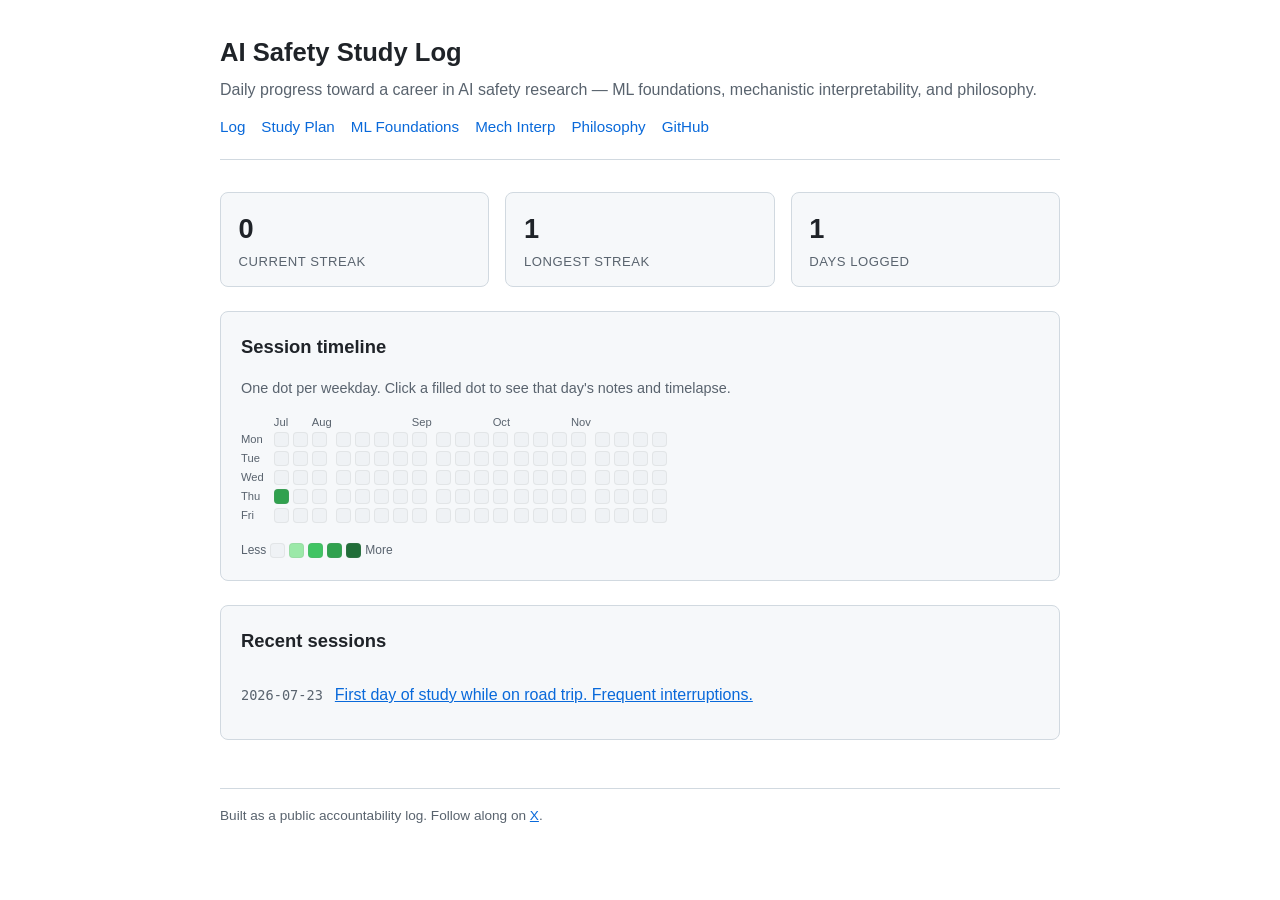
<file: index.html>
<!DOCTYPE html>
<html lang="en">
<head>
<meta charset="utf-8">
<meta name="viewport" content="width=device-width, initial-scale=1">
<title>AI Safety Study Log</title>
<link rel="stylesheet" href="assets/style.css">
</head>
<body>
<div class="container">
  <header class="site-header">
    <h1>AI Safety Study Log</h1>
    <p class="tagline">Daily progress toward a career in AI safety research — ML foundations, mechanistic interpretability, and philosophy.</p>
    <nav class="site-nav">
      <a href="index.html">Log</a>
      <a href="plan.html?doc=00-overview">Study Plan</a>
      <a href="plan.html?doc=01-ml-foundations">ML Foundations</a>
      <a href="plan.html?doc=02-mech-interp">Mech Interp</a>
      <a href="plan.html?doc=03-philosophy">Philosophy</a>
      <a href="https://github.com/cayblood/ai-safety-study-plan">GitHub</a>
    </nav>
  </header>

  <div class="stats-row">
    <div class="stat"><div class="value" id="stat-current">–</div><div class="label">Current streak</div></div>
    <div class="stat"><div class="value" id="stat-longest">–</div><div class="label">Longest streak</div></div>
    <div class="stat"><div class="value" id="stat-total">–</div><div class="label">Days logged</div></div>
  </div>

  <div class="card">
    <h2>Session timeline</h2>
    <p style="color: var(--text-muted); font-size: 0.9rem;">One dot per weekday. Click a filled dot to see that day's notes and timelapse.</p>
    <div class="timeline-wrap"><div id="timeline"></div></div>
    <div class="legend">
      Less
      <span class="dot"></span>
      <span class="dot l1"></span>
      <span class="dot l2"></span>
      <span class="dot l3"></span>
      <span class="dot l4"></span>
      More
    </div>
  </div>

  <div class="card">
    <h2>Recent sessions</h2>
    <ul class="recent-list" id="recent"></ul>
  </div>

  <footer class="site-footer">
    Built as a public accountability log. Follow along on <a href="https://x.com/carlyoungblood">X</a>.
  </footer>
</div>

<script src="assets/app.js"></script>
<script>
(async () => {
  const { entries, byDate } = await loadLog();

  const startDate = entries.length ? entries.map(e => e.date).sort()[0] : null;
  renderTimeline(document.getElementById("timeline"), byDate, startDate);

  const { current, longest, total } = computeStreaks(byDate);
  document.getElementById("stat-current").textContent = current;
  document.getElementById("stat-longest").textContent = longest;
  document.getElementById("stat-total").textContent = total;

  const recent = document.getElementById("recent");
  const sorted = [...entries].sort((a, b) => b.date.localeCompare(a.date)).slice(0, 10);
  if (!sorted.length) {
    recent.innerHTML = '<li class="empty-state">No sessions logged yet. Run scripts/new-day.sh to start.</li>';
  } else {
    for (const e of sorted) {
      const li = document.createElement("li");
      li.innerHTML = `<span class="date">${e.date}</span> <a href="day.html?date=${e.date}">${e.summary || "Session notes"}</a>`;
      recent.appendChild(li);
    }
  }
})();
</script>
</body>
</html>
</file>
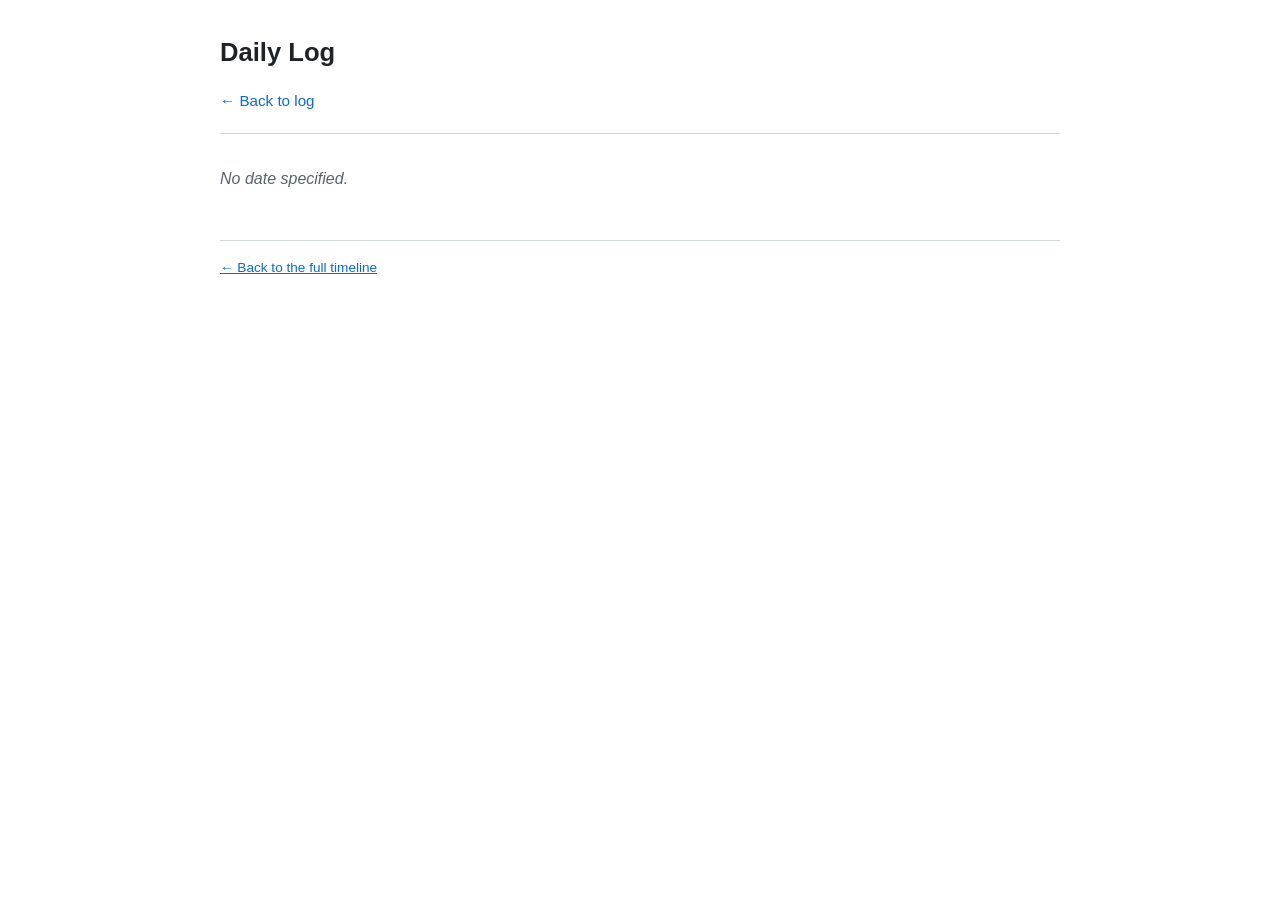
<file: day.html>
<!DOCTYPE html>
<html lang="en">
<head>
<meta charset="utf-8">
<meta name="viewport" content="width=device-width, initial-scale=1">
<title>Daily Log — AI Safety Study Plan</title>
<link rel="stylesheet" href="assets/style.css">
</head>
<body>
<div class="container">
  <header class="site-header">
    <h1 id="day-title">Daily Log</h1>
    <p class="day-meta" id="day-meta"></p>
    <nav class="site-nav">
      <a href="index.html">← Back to log</a>
    </nav>
  </header>

  <div id="video-slot"></div>
  <article class="note-body" id="note"></article>

  <footer class="site-footer">
    <a href="index.html">← Back to the full timeline</a>
  </footer>
</div>

<script src="assets/marked.min.js"></script>
<script src="assets/app.js"></script>
<script>
(async () => {
  const params = new URLSearchParams(location.search);
  const date = params.get("date");
  if (!date || !/^\d{4}-\d{2}-\d{2}$/.test(date)) {
    document.getElementById("note").innerHTML = '<p class="empty-state">No date specified.</p>';
    return;
  }

  document.getElementById("day-title").textContent = parseISO(date).toLocaleDateString("en", {
    weekday: "long", year: "numeric", month: "long", day: "numeric"
  });
  document.title = `${date} — AI Safety Study Log`;

  const { byDate } = await loadLog();
  const entry = byDate[date];

  if (entry && entry.video) {
    const slot = document.getElementById("video-slot");
    const video = document.createElement("video");
    video.className = "day-video";
    video.src = entry.video;
    video.controls = true;
    video.muted = true;
    video.playsInline = true;
    slot.appendChild(video);
  }

  if (entry && entry.hours) {
    document.getElementById("day-meta").textContent =
      `${entry.hours} hours logged` + (entry.summary ? ` — ${entry.summary}` : "");
  }

  await renderNoteInto(document.getElementById("note"), `notes/${date}.md`);
})();
</script>
</body>
</html>
</file>
<file: assets/style.css>
:root {
  --bg: #0d1117;
  --bg-card: #161b22;
  --border: #30363d;
  --text: #e6edf3;
  --text-muted: #8b949e;
  --accent: #2ea043;
  --accent-soft: #26a641;
  --dot-empty: #21262d;
  --dot-l1: #0e4429;
  --dot-l2: #006d32;
  --dot-l3: #26a641;
  --dot-l4: #39d353;
  --link: #4493f8;
  --font: -apple-system, BlinkMacSystemFont, "Segoe UI", "Noto Sans", Helvetica, Arial, sans-serif;
  --mono: ui-monospace, SFMono-Regular, "SF Mono", Menlo, Consolas, monospace;
}

@media (prefers-color-scheme: light) {
  :root {
    --bg: #ffffff;
    --bg-card: #f6f8fa;
    --border: #d1d9e0;
    --text: #1f2328;
    --text-muted: #59636e;
    --dot-empty: #eff2f5;
    --dot-l1: #9be9a8;
    --dot-l2: #40c463;
    --dot-l3: #30a14e;
    --dot-l4: #216e39;
    --link: #0969da;
  }
}

* { box-sizing: border-box; }

body {
  margin: 0;
  background: var(--bg);
  color: var(--text);
  font-family: var(--font);
  line-height: 1.6;
}

.container {
  max-width: 880px;
  margin: 0 auto;
  padding: 2rem 1.25rem 4rem;
}

header.site-header {
  border-bottom: 1px solid var(--border);
  padding-bottom: 1.25rem;
  margin-bottom: 2rem;
}

header.site-header h1 {
  margin: 0 0 0.25rem;
  font-size: 1.6rem;
}

header.site-header p.tagline {
  margin: 0;
  color: var(--text-muted);
}

nav.site-nav {
  margin-top: 0.75rem;
  display: flex;
  gap: 1rem;
  flex-wrap: wrap;
}

nav.site-nav a {
  color: var(--link);
  text-decoration: none;
  font-size: 0.95rem;
}

nav.site-nav a:hover { text-decoration: underline; }

a { color: var(--link); }

.card {
  background: var(--bg-card);
  border: 1px solid var(--border);
  border-radius: 8px;
  padding: 1.25rem;
  margin-bottom: 1.5rem;
}

.card h2 { margin-top: 0; font-size: 1.15rem; }

/* Streak stats row */
.stats-row {
  display: flex;
  gap: 1rem;
  flex-wrap: wrap;
  margin-bottom: 1.5rem;
}

.stat {
  flex: 1 1 140px;
  background: var(--bg-card);
  border: 1px solid var(--border);
  border-radius: 8px;
  padding: 0.9rem 1.1rem;
}

.stat .value {
  font-size: 1.7rem;
  font-weight: 700;
}

.stat .label {
  color: var(--text-muted);
  font-size: 0.82rem;
  text-transform: uppercase;
  letter-spacing: 0.04em;
}

/* Contribution-style timeline: columns = weeks, rows = Mon-Fri */
.timeline-wrap { overflow-x: auto; padding-bottom: 0.5rem; }

.timeline {
  display: grid;
  grid-auto-flow: column;
  grid-template-rows: auto repeat(5, 15px);
  grid-auto-columns: min-content;
  width: max-content;
  gap: 4px;
  align-items: center;
}

.timeline .day-label {
  font-size: 0.7rem;
  color: var(--text-muted);
  padding-right: 6px;
}

.timeline .month-label {
  font-size: 0.7rem;
  color: var(--text-muted);
  height: 14px;
}

.dot {
  width: 15px;
  height: 15px;
  border-radius: 4px;
  background: var(--dot-empty);
  border: 1px solid rgba(128, 128, 128, 0.12);
  display: block;
}

.dot.future { opacity: 0.35; }
.dot.l1 { background: var(--dot-l1); }
.dot.l2 { background: var(--dot-l2); }
.dot.l3 { background: var(--dot-l3); }
.dot.l4 { background: var(--dot-l4); }

a.dot-link { display: block; line-height: 0; }
a.dot-link:hover .dot { outline: 2px solid var(--link); outline-offset: 1px; }

.legend {
  display: flex;
  align-items: center;
  gap: 4px;
  margin-top: 0.6rem;
  font-size: 0.75rem;
  color: var(--text-muted);
}

/* Day page */
.day-video {
  width: 100%;
  border-radius: 8px;
  border: 1px solid var(--border);
  background: #000;
  margin-bottom: 1.25rem;
}

.day-meta {
  color: var(--text-muted);
  font-size: 0.9rem;
  margin-bottom: 1rem;
}

.note-body h1, .note-body h2, .note-body h3 { line-height: 1.3; }
.note-body h1 { font-size: 1.5rem; border-bottom: 1px solid var(--border); padding-bottom: 0.4rem; }
.note-body h2 { font-size: 1.25rem; }
.note-body code {
  font-family: var(--mono);
  font-size: 0.88em;
  background: var(--bg-card);
  border: 1px solid var(--border);
  border-radius: 4px;
  padding: 0.1em 0.35em;
}
.note-body pre {
  background: var(--bg-card);
  border: 1px solid var(--border);
  border-radius: 8px;
  padding: 1rem;
  overflow-x: auto;
}
.note-body pre code { border: none; background: none; padding: 0; }
.note-body blockquote {
  margin: 0;
  padding-left: 1rem;
  border-left: 3px solid var(--border);
  color: var(--text-muted);
}
.note-body table { border-collapse: collapse; width: 100%; display: block; overflow-x: auto; }
.note-body th, .note-body td { border: 1px solid var(--border); padding: 0.4rem 0.7rem; text-align: left; }
.note-body img { max-width: 100%; }

.recent-list { list-style: none; padding: 0; margin: 0; }
.recent-list li {
  padding: 0.7rem 0;
  border-bottom: 1px solid var(--border);
  display: flex;
  gap: 0.75rem;
  align-items: baseline;
}
.recent-list li:last-child { border-bottom: none; }
.recent-list .date { font-family: var(--mono); font-size: 0.85rem; color: var(--text-muted); white-space: nowrap; }

.empty-state { color: var(--text-muted); font-style: italic; }

footer.site-footer {
  margin-top: 3rem;
  padding-top: 1rem;
  border-top: 1px solid var(--border);
  color: var(--text-muted);
  font-size: 0.85rem;
}
</file>
